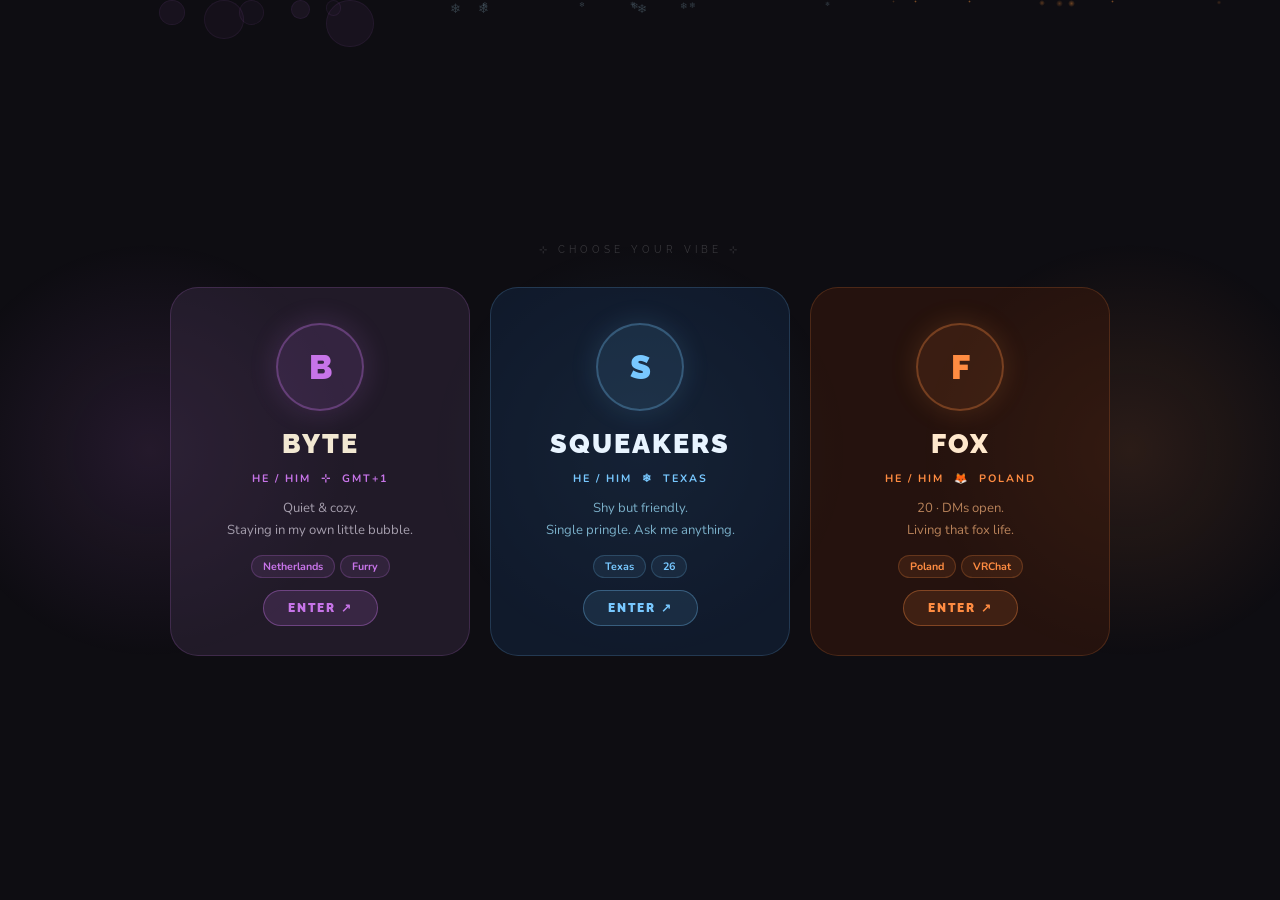
<file: index.html>
<!DOCTYPE html>
<html lang="en">
<head>
    <meta charset="UTF-8">
    <meta name="viewport" content="width=device-width, initial-scale=1.0">
    <title>⊹ Choose Your Vibe</title>
    <link href="https://fonts.googleapis.com/css2?family=Nunito:wght@400;700;900&family=Raleway:wght@300;400;700;900&display=swap" rel="stylesheet">
    <style>
        * { margin: 0; padding: 0; box-sizing: border-box; }
        body { min-height: 100vh; display: flex; flex-direction: column; align-items: center; justify-content: center; background: #0e0d12; font-family: 'Nunito', sans-serif; overflow: hidden; position: relative; }
        .ambient { position: fixed; inset: 0; pointer-events: none; z-index: 0; }
        .ambient-byte { position: absolute; width: 420px; height: 420px; left: -60px; top: 50%; transform: translateY(-50%); background: radial-gradient(circle, rgba(199,116,232,0.12) 0%, transparent 70%); animation: ambientPulse 6s ease-in-out infinite alternate; }
        .ambient-squeakers { position: absolute; width: 420px; height: 420px; left: 50%; top: 50%; transform: translate(-50%,-50%); background: radial-gradient(circle, rgba(120,200,255,0.09) 0%, transparent 70%); animation: ambientPulseCenter 6s ease-in-out 2s infinite alternate; }
        .ambient-fox { position: absolute; width: 420px; height: 420px; right: -60px; top: 50%; transform: translateY(-50%); background: radial-gradient(circle, rgba(255,140,66,0.12) 0%, transparent 70%); animation: ambientPulse 6s ease-in-out 4s infinite alternate; }
        @keyframes ambientPulse { 0% { opacity:0.5; transform:translateY(-50%) scale(1); } 100% { opacity:1; transform:translateY(-50%) scale(1.15); } }
        @keyframes ambientPulseCenter { 0% { opacity:0.5; transform:translate(-50%,-50%) scale(1); } 100% { opacity:1; transform:translate(-50%,-50%) scale(1.15); } }
        .page-label { position: relative; z-index: 10; color: rgba(255,255,255,0.18); font-size: 0.62rem; letter-spacing: 4px; text-transform: uppercase; margin-bottom: 2rem; font-family: 'Raleway', sans-serif; animation: fadeIn 0.5s ease both; }
        @keyframes fadeIn { from { opacity:0; } to { opacity:1; } }
        .cards-wrapper { display: flex; align-items: stretch; justify-content: center; gap: 20px; position: relative; z-index: 10; width: min(1020px, 96vw); }
        .profile-card { flex: 1; max-width: 300px; display: flex; flex-direction: column; align-items: center; padding: 2.2rem 1.6rem 1.8rem; text-decoration: none; border-radius: 28px; transition: transform 0.4s cubic-bezier(0.175,0.885,0.32,1.275), box-shadow 0.4s ease; position: relative; overflow: hidden; cursor: pointer; gap: 12px; animation: cardIn 0.7s cubic-bezier(0.175,0.885,0.32,1.275) both; }
        .byte-card      { background: rgba(55,42,66,0.48);  border: 1px solid rgba(199,116,232,0.18); animation-delay: 0.08s; }
        .squeakers-card { background: rgba(20,40,68,0.52);  border: 1px solid rgba(120,200,255,0.18); animation-delay: 0.18s; }
        .fox-card       { background: rgba(60,25,10,0.5);   border: 1px solid rgba(255,140,66,0.18);  animation-delay: 0.28s; }
        .byte-card:hover      { transform: translateY(-8px) scale(1.02); box-shadow: 0 20px 55px rgba(199,116,232,0.22), 0 0 0 1px rgba(199,116,232,0.45); }
        .squeakers-card:hover { transform: translateY(-8px) scale(1.02); box-shadow: 0 20px 55px rgba(120,200,255,0.18), 0 0 0 1px rgba(120,200,255,0.4);  }
        .fox-card:hover       { transform: translateY(-8px) scale(1.02); box-shadow: 0 20px 55px rgba(255,140,66,0.2),  0 0 0 1px rgba(255,140,66,0.45);  }
        @keyframes cardIn { from { opacity:0; transform:translateY(28px) scale(0.95); } to { opacity:1; transform:translateY(0) scale(1); } }
        .avatar-ring { width: 88px; height: 88px; border-radius: 50%; display: flex; align-items: center; justify-content: center; margin-bottom: 4px; }
        .byte-ring      { background: rgba(199,116,232,0.12); border: 2px solid rgba(199,116,232,0.32); box-shadow: 0 0 28px rgba(199,116,232,0.18); }
        .squeakers-ring { background: rgba(120,200,255,0.1);  border: 2px solid rgba(120,200,255,0.28); box-shadow: 0 0 28px rgba(120,200,255,0.14); }
        .fox-ring       { background: rgba(255,140,66,0.1);   border: 2px solid rgba(255,140,66,0.3);   box-shadow: 0 0 28px rgba(255,140,66,0.16); }
        .avatar-letter { font-family: 'Raleway', sans-serif; font-weight: 900; font-size: 2.1rem; letter-spacing: -1px; }
        .byte-card .avatar-letter      { color: #C774E8; }
        .squeakers-card .avatar-letter { color: #78C8FF; }
        .fox-card .avatar-letter       { color: #FF8C42; }
        .card-name { font-family: 'Raleway', sans-serif; font-size: 1.7rem; font-weight: 900; letter-spacing: 2px; text-transform: uppercase; }
        .byte-card .card-name      { color: #F2E8D2; }
        .squeakers-card .card-name { color: #E8F4FF; }
        .fox-card .card-name       { color: #FFE8CC; }
        .card-pronouns { font-size: 0.67rem; font-weight: 700; letter-spacing: 2px; text-transform: uppercase; }
        .byte-card .card-pronouns      { color: #C774E8; }
        .squeakers-card .card-pronouns { color: #78C8FF; }
        .fox-card .card-pronouns       { color: #FF8C42; }
        .card-bio { font-size: 0.82rem; text-align: center; line-height: 1.65; max-width: 190px; }
        .byte-card .card-bio      { color: #A59EAD; }
        .squeakers-card .card-bio { color: #7AAFC8; }
        .fox-card .card-bio       { color: #B8825A; }
        .card-tags { display: flex; flex-wrap: wrap; gap: 5px; justify-content: center; margin-top: 2px; }
        .tag { padding: 3px 11px; border-radius: 50px; font-size: 0.67rem; font-weight: 700; }
        .byte-card .tag      { background: rgba(199,116,232,0.1);  color: #C774E8; border: 1px solid rgba(199,116,232,0.22); }
        .squeakers-card .tag { background: rgba(120,200,255,0.08); color: #78C8FF; border: 1px solid rgba(120,200,255,0.2);  }
        .fox-card .tag       { background: rgba(255,140,66,0.1);   color: #FF8C42; border: 1px solid rgba(255,140,66,0.22);  }
        .enter-btn { margin-top: auto; padding: 10px 24px; border-radius: 50px; font-size: 0.72rem; font-weight: 900; letter-spacing: 2px; text-transform: uppercase; border: none; cursor: pointer; transition: 0.25s; font-family: 'Raleway', sans-serif; }
        .byte-card .enter-btn      { background: rgba(199,116,232,0.14); color: #C774E8; border: 1px solid rgba(199,116,232,0.38); }
        .squeakers-card .enter-btn { background: rgba(120,200,255,0.1);  color: #78C8FF; border: 1px solid rgba(120,200,255,0.32); }
        .fox-card .enter-btn       { background: rgba(255,140,66,0.12);  color: #FF8C42; border: 1px solid rgba(255,140,66,0.35); }
        .byte-card:hover .enter-btn      { background: rgba(199,116,232,0.28); }
        .squeakers-card:hover .enter-btn { background: rgba(120,200,255,0.24); }
        .fox-card:hover .enter-btn       { background: rgba(255,140,66,0.26);  }
        .particles { position: fixed; inset: 0; pointer-events: none; z-index: 1; }
        .particle  { position: absolute; border-radius: 50%; animation: floatUp linear infinite; }
        .flake     { position: absolute; color: rgba(180,230,255,0.22); font-size: 10px; animation: snowFall linear infinite; }
        .ember     { position: absolute; border-radius: 50%; background: radial-gradient(circle, rgba(255,150,60,0.65) 0%, transparent 70%); animation: floatUp linear infinite; }
        @keyframes floatUp  { 0% { transform:translateY(110vh); opacity:0; } 5% { opacity:1; } 95% { opacity:1; } 100% { transform:translateY(-10vh); opacity:0; } }
        @keyframes snowFall { 0% { transform:translateY(-15px); opacity:0; } 10% { opacity:1; } 90% { opacity:0.5; } 100% { transform:translateY(105vh); opacity:0; } }
        @media (max-width: 720px) { .cards-wrapper { flex-direction: column; align-items: center; gap: 1rem; } .profile-card { max-width: 340px; width: 100%; } body { overflow-y: auto; padding: 2.5rem 0; justify-content: flex-start; } }
    </style>
</head>
<body>
    <div class="ambient">
        <div class="ambient-byte"></div>
        <div class="ambient-squeakers"></div>
        <div class="ambient-fox"></div>
    </div>
    <div class="particles" id="particles"></div>

    <p class="page-label">⊹ choose your vibe ⊹</p>

    <div class="cards-wrapper">
        <a class="profile-card byte-card" href="./byte.html">
            <div class="avatar-ring byte-ring"><span class="avatar-letter">B</span></div>
            <div class="card-name">Byte</div>
            <div class="card-pronouns">He / Him &nbsp;⊹&nbsp; GMT+1</div>
            <div class="card-bio">Quiet & cozy.<br>Staying in my own little bubble.</div>
            <div class="card-tags"><span class="tag">Netherlands</span><span class="tag">Furry</span></div>
            <button class="enter-btn">Enter ↗</button>
        </a>

        <a class="profile-card squeakers-card" href="./squeakers.html">
            <div class="avatar-ring squeakers-ring"><span class="avatar-letter">S</span></div>
            <div class="card-name">Squeakers</div>
            <div class="card-pronouns">He / Him &nbsp;❄&nbsp; Texas</div>
            <div class="card-bio">Shy but friendly.<br>Single pringle. Ask me anything.</div>
            <div class="card-tags"><span class="tag">Texas</span><span class="tag">26</span></div>
            <button class="enter-btn">Enter ↗</button>
        </a>

        <a class="profile-card fox-card" href="./justthefox.html">
            <div class="avatar-ring fox-ring"><span class="avatar-letter">F</span></div>
            <div class="card-name">Fox</div>
            <div class="card-pronouns">He / Him &nbsp;🦊&nbsp; Poland</div>
            <div class="card-bio">20 · DMs open.<br>Living that fox life.</div>
            <div class="card-tags"><span class="tag">Poland</span><span class="tag">VRChat</span></div>
            <button class="enter-btn">Enter ↗</button>
        </a>
    </div>

    <script>
        const p = document.getElementById('particles');
        for (let i = 0; i < 6; i++) {
            const el = document.createElement('div'); el.className = 'particle';
            const size = Math.random()*40+12;
            el.style.cssText = `width:${size}px;height:${size}px;left:${Math.random()*28}%;background:rgba(199,116,232,${(Math.random()*0.05+0.02).toFixed(3)});border:1px solid rgba(199,116,232,0.07);animation-duration:${Math.random()*16+12}s;animation-delay:${Math.random()*14}s;`;
            p.appendChild(el);
        }
        for (let i = 0; i < 10; i++) {
            const el = document.createElement('div'); el.className = 'flake'; el.textContent = '❄';
            el.style.cssText = `left:${35+Math.random()*30}%;font-size:${Math.random()*7+6}px;animation-duration:${Math.random()*9+7}s;animation-delay:${Math.random()*12}s;`;
            p.appendChild(el);
        }
        for (let i = 0; i < 8; i++) {
            const el = document.createElement('div'); el.className = 'ember';
            const size = Math.random()*5+2;
            el.style.cssText = `width:${size}px;height:${size}px;left:${68+Math.random()*30}%;animation-duration:${Math.random()*12+8}s;animation-delay:${Math.random()*14}s;opacity:${Math.random()*0.5+0.2};`;
            p.appendChild(el);
        }
    </script>
</body>
</html>
</file>
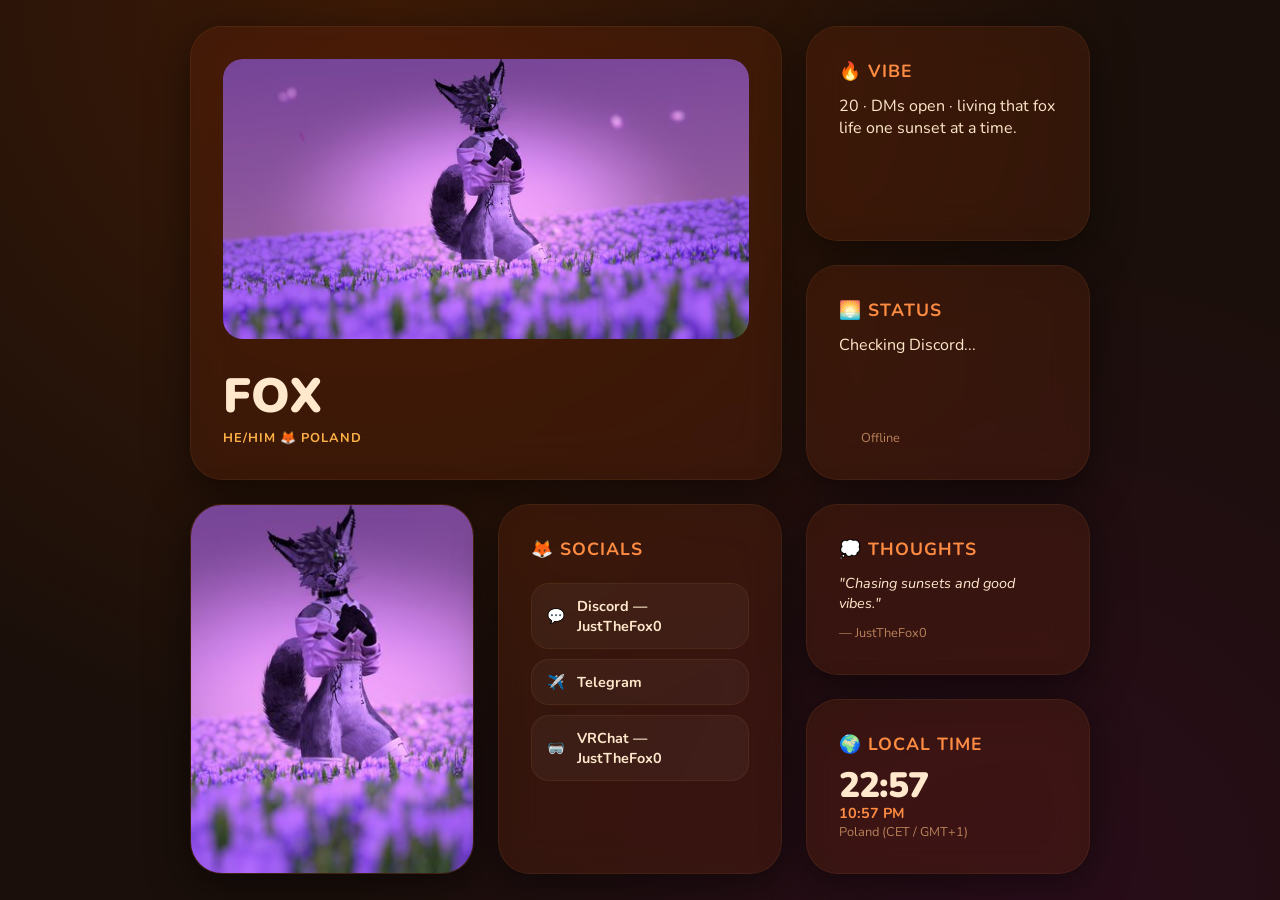
<file: justthefox.html>
<!DOCTYPE html>
<html lang="en">
<head>
    <meta charset="UTF-8">
    <meta name="viewport" content="width=device-width, initial-scale=1.0">
    <title>JustTheFox0 🦊 Sunset</title>
    <link href="https://fonts.googleapis.com/css2?family=Nunito:wght@400;700;900&display=swap" rel="stylesheet">
    <link rel="stylesheet" href="justthefox.css">
</head>
<body>
    <div class="ember-container" id="ember-container"></div>

    <main class="bento-grid">
        <article class="bento-box profile-box glass">
            <img src="./assets/images/justthefox-main.jpg" alt="JustTheFox0" class="profile-img">
            <div class="profile-text">
                <a href="./index.html" class="back-link" title="Back to switcher">
                    <h1>FOX</h1>
                </a>
                <p class="pronouns">HE/HIM 🦊 POLAND</p>
            </div>
        </article>

        <article class="bento-box bio-box glass">
            <h2>🔥 Vibe</h2>
            <p>20 · DMs open · living that fox life one sunset at a time.</p>
        </article>

        <article class="bento-box status-box glass">
            <h2>🌅 Status</h2>
            <p id="discord-status-text">Checking Discord...</p>
            <div class="status-row">
                <div class="status-indicator" id="status-dot"></div>
                <span id="status-label" class="subtext">Offline</span>
            </div>
        </article>

        <article class="bento-box gallery-box glass">
            <img src="./assets/images/justthefox-main.jpg" alt="Gallery" class="gallery-img" id="gallery-target">
        </article>

        <article class="bento-box socials-box glass">
            <h2>🦊 Socials</h2>
            <div class="link-buttons">
                <a href="https://discord.com/users/649345224287715328" class="social-btn"><span class="icon">💬</span> Discord — JustTheFox0</a>
                <a href="https://t.me/JustTheFox0" class="social-btn" target="_blank"><span class="icon">✈️</span> Telegram</a>
                <a href="#" class="social-btn"><span class="icon">🥽</span> VRChat — JustTheFox0</a>
            </div>
        </article>

        <article class="bento-box quotes-box glass">
            <h2>💭 Thoughts</h2>
            <p class="quote-text" id="quote-target">"Chasing sunsets and good vibes."</p>
            <p class="subtext">— JustTheFox0</p>
        </article>

        <article class="bento-box extra-box glass">
            <h2>🌍 Local Time</h2>
            <div class="time-container">
                <div class="main-time" id="clock-24">00:00</div>
                <div class="sub-time" id="clock-12">00:00 AM</div>
            </div>
            <p class="subtext">Poland (CET / GMT+1)</p>
        </article>
    </main>

    <script src="justthefox-script.js"></script>
</body>
</html>
</file>
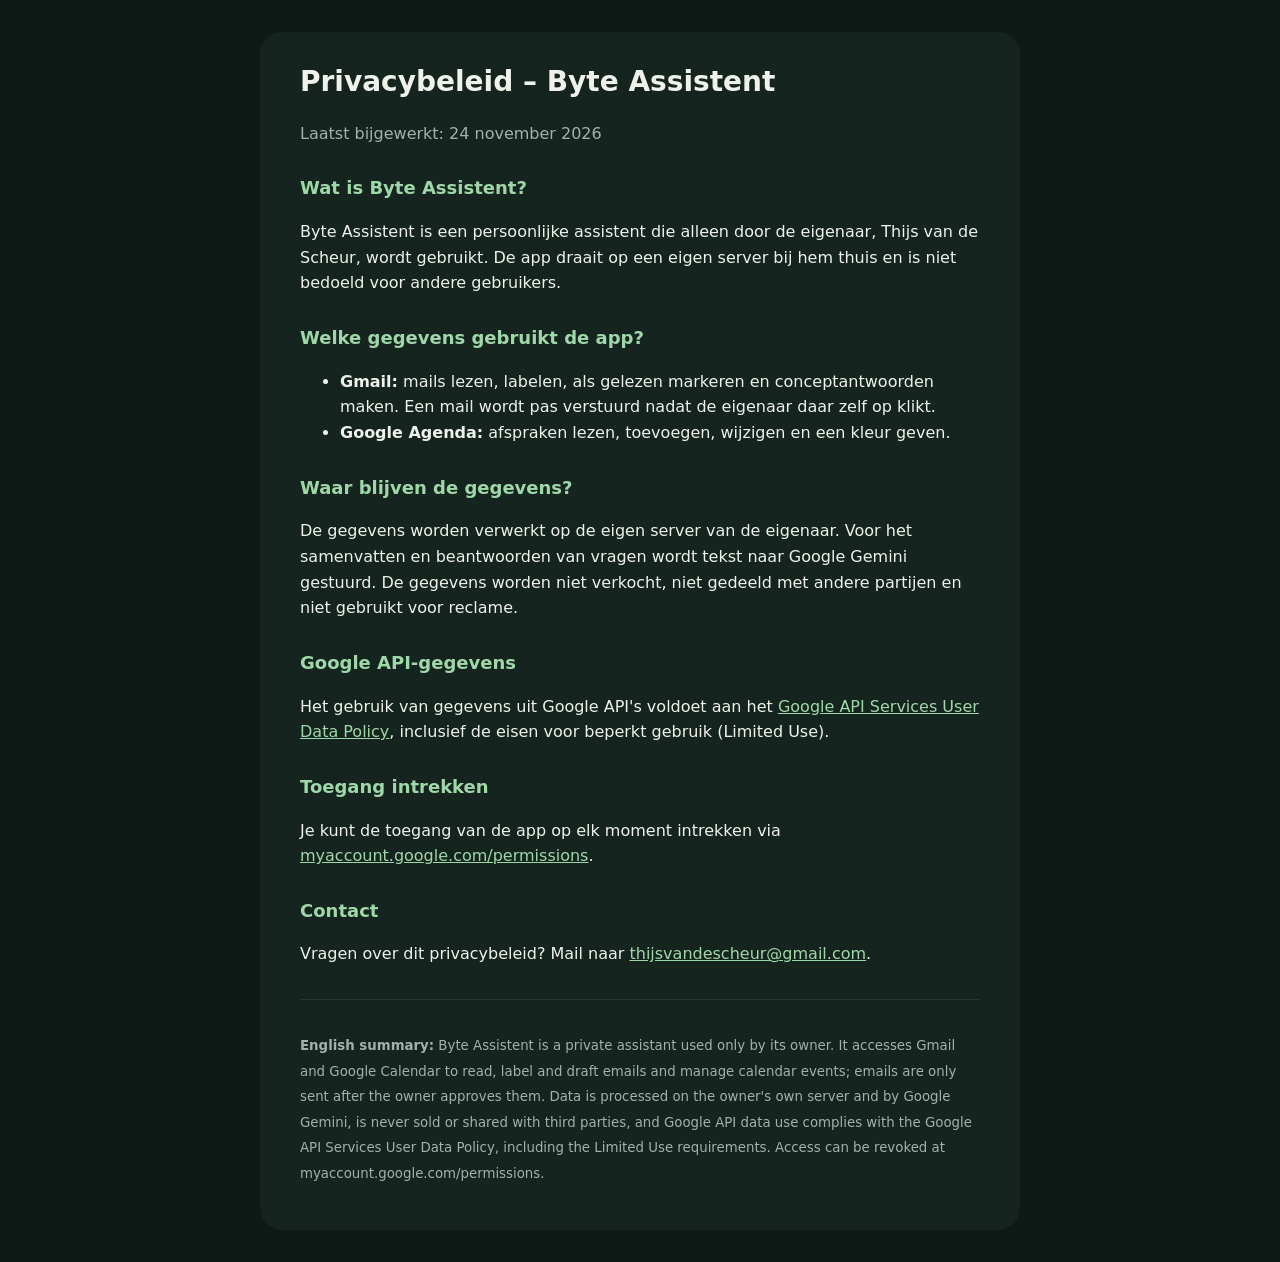
<file: privacy.html>
<!doctype html>
<html lang="nl">
<head>
<meta charset="utf-8">
<meta name="viewport" content="width=device-width, initial-scale=1">
<title>Privacybeleid – Byte Assistent</title>
<style>
  :root { --bg: #0f1a17; --card: #16241f; --ink: #eef2ea; --muted: #9fb3aa; --accent: #9fd8a8; }
  * { box-sizing: border-box; }
  body { margin: 0; background: var(--bg); color: var(--ink); font: 16px/1.6 system-ui, -apple-system, "Segoe UI", Roboto, sans-serif; padding: 32px 16px; }
  main { max-width: 760px; margin: 0 auto; background: var(--card); border-radius: 22px; padding: 28px clamp(18px, 4vw, 40px); }
  h1 { margin: 0 0 4px; font-size: 28px; }
  h2 { margin: 28px 0 6px; font-size: 18px; color: var(--accent); }
  p, li { color: var(--ink); }
  small, .muted { color: var(--muted); }
  a { color: var(--accent); }
  hr { border: 0; border-top: 1px solid #243731; margin: 32px 0; }
</style>
</head>
<body>
<main>
  <h1>Privacybeleid – Byte Assistent</h1>
  <p class="muted">Laatst bijgewerkt: 24 november 2026</p>

  <h2>Wat is Byte Assistent?</h2>
  <p>Byte Assistent is een persoonlijke assistent die alleen door de eigenaar, Thijs van de Scheur, wordt gebruikt. De app draait op een eigen server bij hem thuis en is niet bedoeld voor andere gebruikers.</p>

  <h2>Welke gegevens gebruikt de app?</h2>
  <ul>
    <li><strong>Gmail:</strong> mails lezen, labelen, als gelezen markeren en conceptantwoorden maken. Een mail wordt pas verstuurd nadat de eigenaar daar zelf op klikt.</li>
    <li><strong>Google Agenda:</strong> afspraken lezen, toevoegen, wijzigen en een kleur geven.</li>
  </ul>

  <h2>Waar blijven de gegevens?</h2>
  <p>De gegevens worden verwerkt op de eigen server van de eigenaar. Voor het samenvatten en beantwoorden van vragen wordt tekst naar Google Gemini gestuurd. De gegevens worden niet verkocht, niet gedeeld met andere partijen en niet gebruikt voor reclame.</p>

  <h2>Google API-gegevens</h2>
  <p>Het gebruik van gegevens uit Google API's voldoet aan het <a href="https://developers.google.com/terms/api-services-user-data-policy" target="_blank" rel="noopener">Google API Services User Data Policy</a>, inclusief de eisen voor beperkt gebruik (Limited Use).</p>

  <h2>Toegang intrekken</h2>
  <p>Je kunt de toegang van de app op elk moment intrekken via <a href="https://myaccount.google.com/permissions" target="_blank" rel="noopener">myaccount.google.com/permissions</a>.</p>

  <h2>Contact</h2>
  <p>Vragen over dit privacybeleid? Mail naar <a href="mailto:thijsvandescheur@gmail.com">thijsvandescheur@gmail.com</a>.</p>

  <hr>
  <p><small><strong>English summary:</strong> Byte Assistent is a private assistant used only by its owner. It accesses Gmail and Google Calendar to read, label and draft emails and manage calendar events; emails are only sent after the owner approves them. Data is processed on the owner's own server and by Google Gemini, is never sold or shared with third parties, and Google API data use complies with the Google API Services User Data Policy, including the Limited Use requirements. Access can be revoked at myaccount.google.com/permissions.</small></p>
</main>
</body>
</html>
</file>
<file: justthefox.css>
:root {
    --bg-color: #1a0f0a;
    --glass-bg: rgba(80, 35, 15, 0.42);
    --glass-border: rgba(255, 160, 80, 0.08);
    --accent-glow: #FF8C42;
    --accent-warm: #FFB347;
    --text-primary: #FFE8CC;
    --text-muted: #B8825A;
}

* { margin: 0; padding: 0; box-sizing: border-box; }

body {
    background-color: var(--bg-color);
    background-image:
        radial-gradient(circle at 30% 0%, #3d1a06 0%, transparent 60%),
        radial-gradient(circle at 80% 100%, #2a0d1a 0%, transparent 50%),
        radial-gradient(circle at 50% 50%, #1a0f0a 0%, var(--bg-color) 100%);
    color: var(--text-primary);
    font-family: 'Nunito', sans-serif;
    min-height: 100vh;
    display: flex;
    justify-content: center;
    align-items: center;
    padding: 20px;
    overflow-x: hidden;
}

@media (min-width: 768px) { body { overflow: hidden; height: 100vh; } }
@media (max-width: 767px) { body { overflow-y: auto; align-items: flex-start; } }

/* --- BENTO GRID --- */
.bento-grid {
    display: grid;
    gap: 1.5rem;
    width: 100%;
    max-width: 900px;
    z-index: 10;
    grid-template-columns: 1fr;
}

.gallery-box { padding: 0 !important; overflow: hidden; display: flex; }

@media (min-width: 768px) {
    .bento-grid {
        grid-template-columns: repeat(3, 1fr);
        grid-template-areas:
            "profile profile bio"
            "profile profile status"
            "gallery socials quotes"
            "gallery socials extra";
    }
    .profile-box { grid-area: profile; }
    .bio-box     { grid-area: bio; }
    .status-box  { grid-area: status; }
    .gallery-box { grid-area: gallery; grid-row: span 2; }
    .socials-box { grid-area: socials; grid-row: span 2; }
    .quotes-box  { grid-area: quotes; }
    .extra-box   { grid-area: extra; }
}

/* --- GLASS --- */
.glass {
    background: var(--glass-bg);
    border-radius: 32px;
    padding: 2rem;
    backdrop-filter: blur(20px) saturate(140%);
    -webkit-backdrop-filter: blur(20px) saturate(140%);
    border: 1px solid var(--glass-border);
    box-shadow: 0 10px 40px rgba(0,0,0,0.5);
    transition: all 0.4s cubic-bezier(0.175, 0.885, 0.32, 1.275);
    display: flex;
    flex-direction: column;
}

.glass:hover {
    transform: scale(1.02);
    border-color: var(--accent-glow);
    box-shadow: 0 0 28px rgba(255, 140, 66, 0.2);
}

/* --- IMAGES --- */
.profile-img {
    height: 280px; width: 100%; border-radius: 20px;
    object-fit: cover; object-position: center 15%; margin-bottom: 1.5rem;
}
.gallery-img {
    height: 100%; width: 100%;
    object-fit: cover; border-radius: 0;
    min-height: 300px;
    transition: opacity 0.5s ease;
    transform: scale(1.01);
}

/* --- TYPOGRAPHY --- */
h1 { font-size: 3rem; font-weight: 900; cursor: pointer; transition: opacity 0.2s; }
h1:hover { opacity: 0.7; }
.back-link { text-decoration: none; color: inherit; }
h2 { font-size: 1.1rem; color: var(--accent-glow); margin-bottom: 12px; text-transform: uppercase; letter-spacing: 1px; }
.subtext  { color: var(--text-muted); font-size: 0.8rem; }
.pronouns { color: var(--accent-warm); font-size: 0.8rem; font-weight: 700; letter-spacing: 1px; text-transform: uppercase; }

/* --- STATUS --- */
#discord-status-text { transition: opacity 0.4s ease; margin-bottom: 5px; min-height: 1.2em; }
.status-row { display: flex; align-items: center; gap: 10px; margin-top: auto; }
.status-indicator { width: 12px; height: 12px; border-radius: 50%; animation: pulse-glow 2s infinite; }

/* --- CLOCK --- */
.main-time { font-size: 2.2rem; font-weight: 900; letter-spacing: -1px; line-height: 1; }
.main-time span { animation: blink 2s infinite; }
.sub-time { font-size: 0.9rem; color: var(--accent-glow); font-weight: 700; text-transform: uppercase; }

/* --- FADE --- */
.fade-out { opacity: 0; }
.fade-in  { opacity: 1; }

@keyframes blink      { 0%, 100% { opacity: 1; } 50% { opacity: 0.3; } }
@keyframes pulse-glow { 0%, 100% { transform: scale(1); opacity: 1; } 50% { transform: scale(1.2); opacity: 0.7; } }

/* --- SOCIALS --- */
.link-buttons { display: flex; flex-direction: column; gap: 10px; margin-top: 10px; }
.social-btn {
    display: flex; align-items: center; gap: 12px;
    background: rgba(255,255,255,0.04);
    color: var(--text-primary); text-decoration: none;
    padding: 12px 15px; border-radius: 18px;
    font-weight: 700; font-size: 0.9rem;
    border: 1px solid var(--glass-border);
    transition: 0.3s;
}
.social-btn:hover {
    background: rgba(255, 140, 66, 0.14);
    border-color: var(--accent-glow);
    transform: translateX(5px);
}

/* --- THOUGHTS --- */
.quote-text {
    font-style: italic; font-size: 0.9rem;
    line-height: 1.4; margin-bottom: 10px;
    transition: opacity 0.5s ease;
}

/* --- EMBER PARTICLES --- */
.ember-container {
    position: fixed; top: 0; left: 0;
    width: 100%; height: 100%;
    pointer-events: none; z-index: 0; overflow: hidden;
}
.ember {
    position: absolute; bottom: -10px;
    border-radius: 50%;
    background: radial-gradient(circle, rgba(255,160,60,0.7) 0%, transparent 70%);
    animation: emberRise linear infinite;
}
@keyframes emberRise {
    0%   { transform: translateY(0) translateX(0) scale(1); opacity: 0; }
    10%  { opacity: 1; }
    50%  { transform: translateY(-50vh) translateX(20px) scale(0.8); }
    90%  { opacity: 0.4; }
    100% { transform: translateY(-105vh) translateX(-10px) scale(0.3); opacity: 0; }
}

/* --- SPOTIFY STATUS --- */
.status-box { background-size: cover !important; transition: background-image 0.5s ease, all 0.4s cubic-bezier(0.175, 0.885, 0.32, 1.275); }
.status-box.is-listening { cursor: pointer; }
.status-box.is-listening:active { transform: scale(0.98); }

/* --- NO SELECT --- */
html, body { -webkit-user-select: none; -ms-user-select: none; user-select: none; }
img { -webkit-user-drag: none; user-drag: none; pointer-events: none; }
.selectable { -webkit-user-select: text; user-select: text; pointer-events: auto; }
</file>
